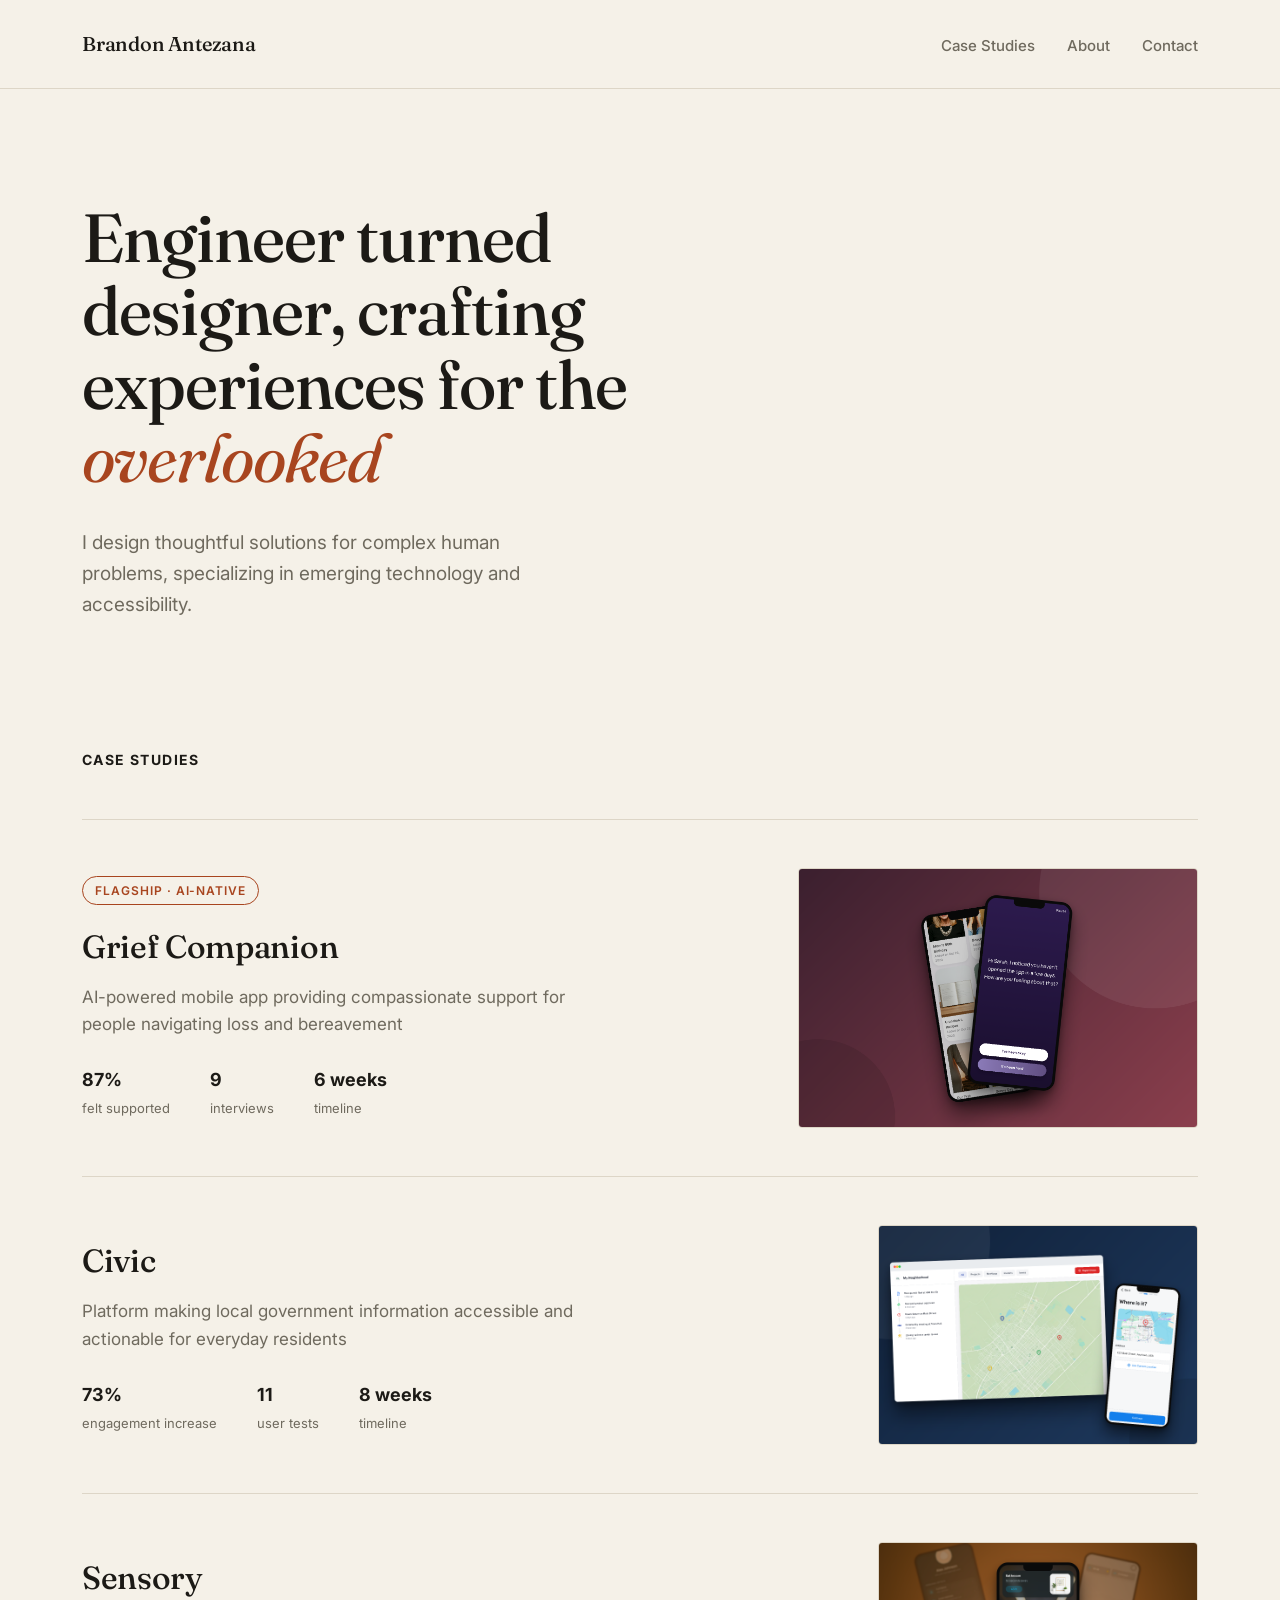
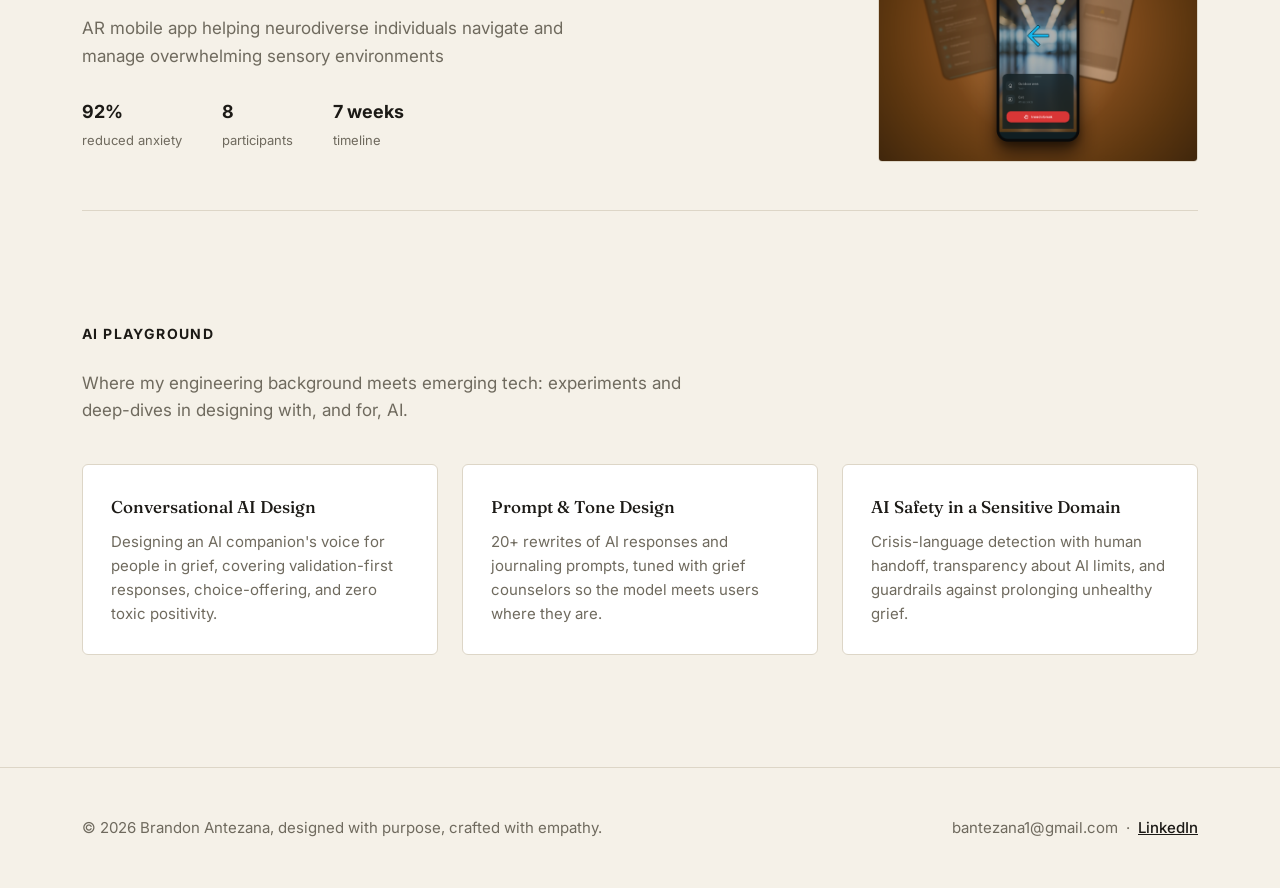
<file: index.html>
<!DOCTYPE html>
<html lang="en">
<head>
    <meta charset="UTF-8">
    <meta name="viewport" content="width=device-width, initial-scale=1.0">
    <title>Brandon Antezana | Product Designer</title>
    <link rel="stylesheet" href="style-home.css">
    <link rel="preconnect" href="https://fonts.googleapis.com">
    <link rel="preconnect" href="https://fonts.gstatic.com" crossorigin>
    <link href="https://fonts.googleapis.com/css2?family=Fraunces:ital,opsz,wght@0,9..144,400;0,9..144,500;0,9..144,600;1,9..144,400&family=Inter:wght@400;500;600;700&display=swap" rel="stylesheet">
</head>
<body>
    <nav>
        <div class="container">
            <div class="nav-content">
                <a href="index.html" class="logo">Brandon Antezana</a>
                <ul class="nav-links">
                    <li><a href="#work">Case Studies</a></li>
                    <li><a href="about.html">About</a></li>
                    <li><a href="contact.html">Contact</a></li>
                </ul>
            </div>
        </div>
    </nav>

    <section class="hero">
        <div class="container">
            <h1>Engineer turned designer, crafting experiences for the <em>overlooked</em></h1>
            <p class="subtitle">I design thoughtful solutions for complex human problems, specializing in emerging technology and accessibility.</p>
        </div>
    </section>

    <section id="work" class="container">
        <div class="section-label">Case Studies</div>

        <a href="grief-companion.html" class="project-row featured">
            <div>
                <span class="featured-badge">Flagship · AI-Native</span>
                <h3 class="project-title">Grief Companion</h3>
                <p class="project-subtitle">AI-powered mobile app providing compassionate support for people navigating loss and bereavement</p>
                <div class="project-stats">
                    <div class="stat">
                        <strong>87%</strong>
                        <span>felt supported</span>
                    </div>
                    <div class="stat">
                        <strong>9</strong>
                        <span>interviews</span>
                    </div>
                    <div class="stat">
                        <strong>6 weeks</strong>
                        <span>timeline</span>
                    </div>
                </div>
            </div>
            <div class="project-image">
                <img src="images/GriefCompanion-hero-v3.png" alt="Grief Companion app screenshot">
            </div>
        </a>

        <a href="civic.html" class="project-row">
            <div>
                <h3 class="project-title">Civic</h3>
                <p class="project-subtitle">Platform making local government information accessible and actionable for everyday residents</p>
                <div class="project-stats">
                    <div class="stat">
                        <strong>73%</strong>
                        <span>engagement increase</span>
                    </div>
                    <div class="stat">
                        <strong>11</strong>
                        <span>user tests</span>
                    </div>
                    <div class="stat">
                        <strong>8 weeks</strong>
                        <span>timeline</span>
                    </div>
                </div>
            </div>
            <div class="project-image">
                <img src="images/Civic-hero-v3.png" alt="Civic app screenshot">
            </div>
        </a>

        <a href="sensory.html" class="project-row">
            <div>
                <h3 class="project-title">Sensory</h3>
                <p class="project-subtitle">AR mobile app helping neurodiverse individuals navigate and manage overwhelming sensory environments</p>
                <div class="project-stats">
                    <div class="stat">
                        <strong>92%</strong>
                        <span>reduced anxiety</span>
                    </div>
                    <div class="stat">
                        <strong>8</strong>
                        <span>participants</span>
                    </div>
                    <div class="stat">
                        <strong>7 weeks</strong>
                        <span>timeline</span>
                    </div>
                </div>
            </div>
            <div class="project-image">
                <img src="images/Sensory-hero-v3.png" alt="Sensory app illustration">
            </div>
        </a>
    </section>

    <section id="ai-playground" class="container ai-playground">
        <div class="section-label">AI Playground</div>
        <p class="playground-intro">Where my engineering background meets emerging tech: experiments and deep-dives in designing with, and for, AI.</p>
        <div class="playground-grid">
            <a href="grief-companion.html" class="playground-card">
                <span class="playground-tag">Conversational AI Design</span>
                <p>Designing an AI companion's voice for people in grief, covering validation-first responses, choice-offering, and zero toxic positivity.</p>
            </a>
            <a href="grief-companion.html" class="playground-card">
                <span class="playground-tag">Prompt &amp; Tone Design</span>
                <p>20+ rewrites of AI responses and journaling prompts, tuned with grief counselors so the model meets users where they are.</p>
            </a>
            <a href="grief-companion.html" class="playground-card">
                <span class="playground-tag">AI Safety in a Sensitive Domain</span>
                <p>Crisis-language detection with human handoff, transparency about AI limits, and guardrails against prolonging unhealthy grief.</p>
            </a>
        </div>
    </section>

    <footer>
        <div class="container">
            <p>© 2026 Brandon Antezana, designed with purpose, crafted with empathy.</p>
            <p>bantezana1@gmail.com &nbsp;·&nbsp; <a href="https://www.linkedin.com/in/brandon-a-775408137">LinkedIn</a></p>
        </div>
    </footer>
</body>
</html>
</file>
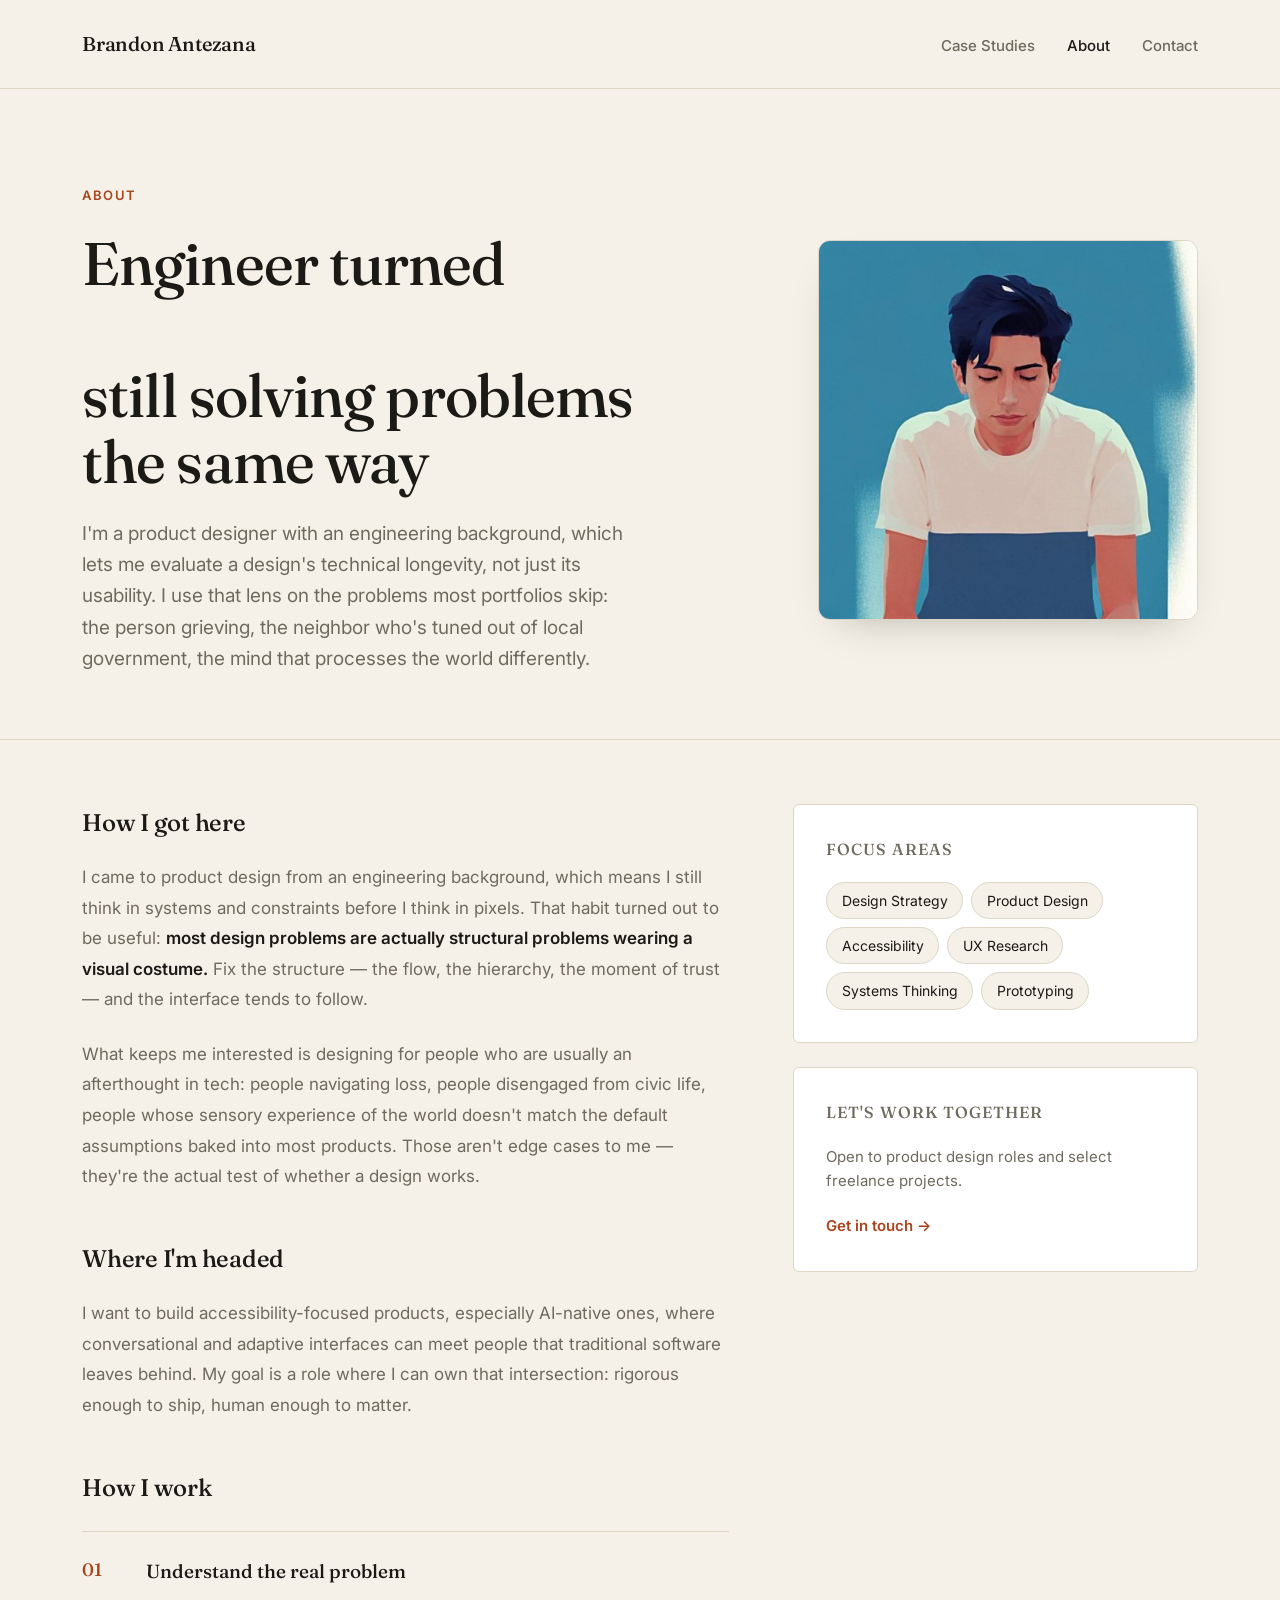
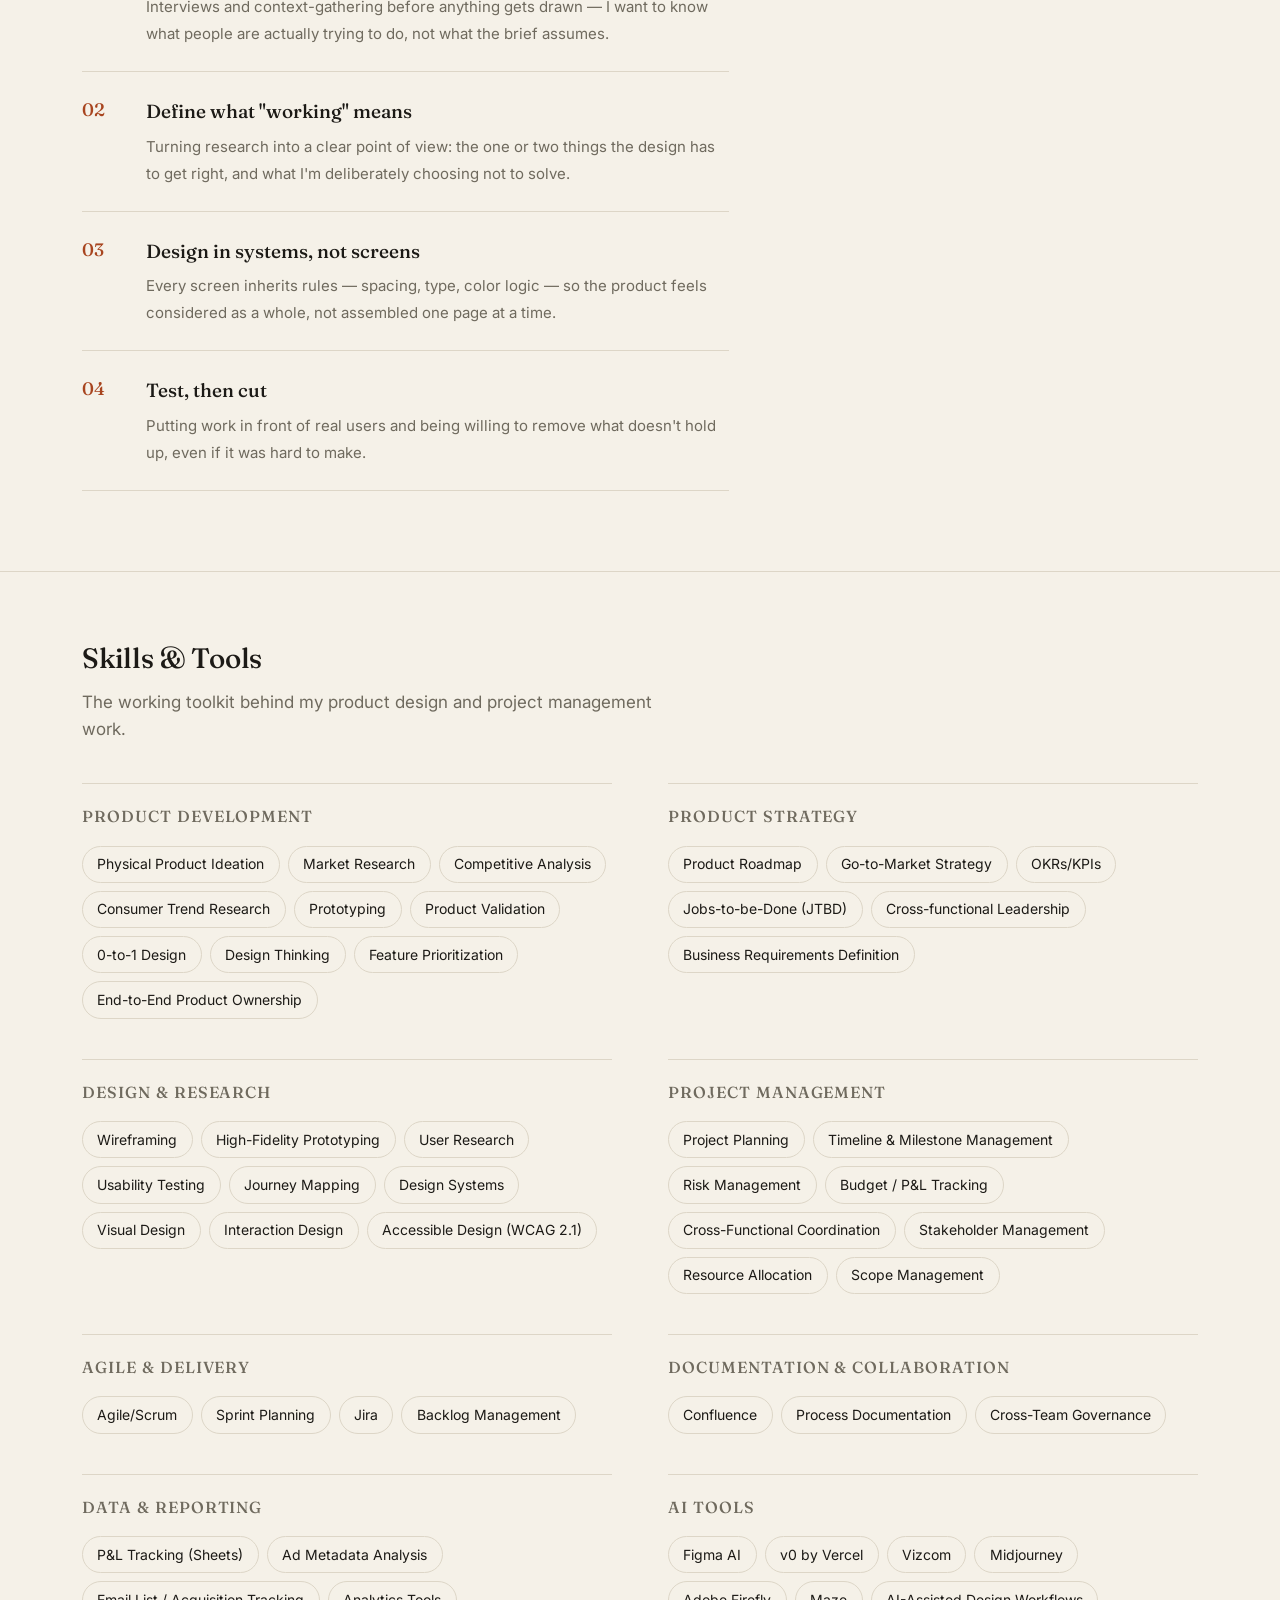
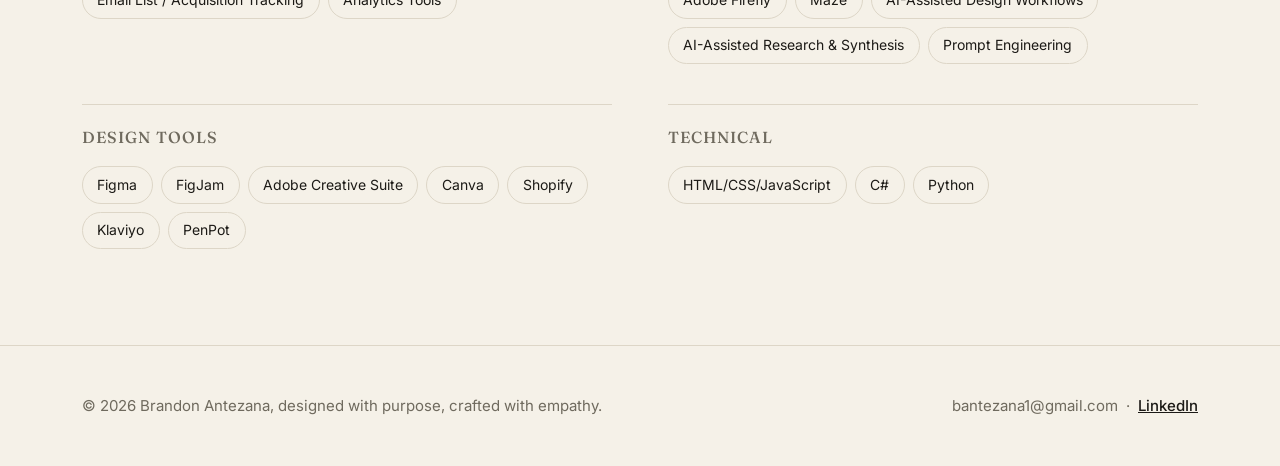
<file: about.html>
<!DOCTYPE html>
<html lang="en">
<head>
    <meta charset="UTF-8">
    <meta name="viewport" content="width=device-width, initial-scale=1.0">
    <title>About | Brandon Antezana</title>
    <link rel="stylesheet" href="style-pages.css">
    <link rel="preconnect" href="https://fonts.googleapis.com">
    <link rel="preconnect" href="https://fonts.gstatic.com" crossorigin>
    <link href="https://fonts.googleapis.com/css2?family=Fraunces:ital,opsz,wght@0,9..144,400;0,9..144,500;0,9..144,600;1,9..144,400&family=Inter:wght@400;500;600;700&display=swap" rel="stylesheet">
</head>
<body>
    <nav>
        <div class="container">
            <div class="nav-content">
                <a href="index.html" class="logo">Brandon Antezana</a>
                <ul class="nav-links">
                    <li><a href="index.html#work">Case Studies</a></li>
                    <li><a href="about.html" aria-current="page">About</a></li>
                    <li><a href="contact.html">Contact</a></li>
                </ul>
            </div>
        </div>
    </nav>

    <section class="page-hero">
        <div class="container page-hero-grid">
            <div>
                <span class="eyebrow">About</span>
                <h1 class="about-headline">
                    <span class="line">Engineer turned</span>
                    <span class="line rotator"><span class="rotator-word">Product Developer</span></span>
                    <span class="line">still solving problems the same way</span>
                </h1>
                <p class="subtitle">I'm a product designer with an engineering background, which lets me evaluate a design's technical longevity, not just its usability. I use that lens on the problems most portfolios skip: the person grieving, the neighbor who's tuned out of local government, the mind that processes the world differently.</p>
            </div>
            <figure class="about-portrait">
                <img src="images/ProfilePicture.jpg" alt="Illustrated portrait of Brandon Antezana">
            </figure>
        </div>
    </section>

    <section class="about-body">
        <div class="container">
            <div class="about-grid">
                <div class="about-copy">
                    <h2>How I got here</h2>
                    <p>I came to product design from an engineering background, which means I still think in systems and constraints before I think in pixels. That habit turned out to be useful: <strong>most design problems are actually structural problems wearing a visual costume.</strong> Fix the structure — the flow, the hierarchy, the moment of trust — and the interface tends to follow.</p>
                    <p>What keeps me interested is designing for people who are usually an afterthought in tech: people navigating loss, people disengaged from civic life, people whose sensory experience of the world doesn't match the default assumptions baked into most products. Those aren't edge cases to me — they're the actual test of whether a design works.</p>

                    <h2>Where I'm headed</h2>
                    <p>I want to build accessibility-focused products, especially AI-native ones, where conversational and adaptive interfaces can meet people that traditional software leaves behind. My goal is a role where I can own that intersection: rigorous enough to ship, human enough to matter.</p>

                    <h2>How I work</h2>
                    <ol class="process-list">
                        <li>
                            <div>
                                <h3>Understand the real problem</h3>
                                <p>Interviews and context-gathering before anything gets drawn — I want to know what people are actually trying to do, not what the brief assumes.</p>
                            </div>
                        </li>
                        <li>
                            <div>
                                <h3>Define what "working" means</h3>
                                <p>Turning research into a clear point of view: the one or two things the design has to get right, and what I'm deliberately choosing not to solve.</p>
                            </div>
                        </li>
                        <li>
                            <div>
                                <h3>Design in systems, not screens</h3>
                                <p>Every screen inherits rules — spacing, type, color logic — so the product feels considered as a whole, not assembled one page at a time.</p>
                            </div>
                        </li>
                        <li>
                            <div>
                                <h3>Test, then cut</h3>
                                <p>Putting work in front of real users and being willing to remove what doesn't hold up, even if it was hard to make.</p>
                            </div>
                        </li>
                    </ol>
                </div>

                <aside class="about-sidebar">
                    <div class="sidebar-card">
                        <h3>Focus Areas</h3>
                        <div class="tag-list">
                            <span class="tag">Design Strategy</span>
                            <span class="tag">Product Design</span>
                            <span class="tag">Accessibility</span>
                            <span class="tag">UX Research</span>
                            <span class="tag">Systems Thinking</span>
                            <span class="tag">Prototyping</span>
                        </div>
                    </div>
                    <div class="sidebar-card">
                        <h3>Let's work together</h3>
                        <p style="font-size:0.9375rem;color:var(--muted);margin-bottom:1.25rem;">Open to product design roles and select freelance projects.</p>
                        <a href="contact.html" class="cta-link">Get in touch →</a>
                    </div>
                </aside>
            </div>
        </div>
    </section>

    <section class="skills-body">
        <div class="container">
            <h2>Skills &amp; Tools</h2>
            <p class="skills-intro">The working toolkit behind my product design and project management work.</p>

            <div class="skills-grid">
                <div class="skill-group">
                    <h3>Product Development</h3>
                    <div class="tag-list">
                        <span class="tag">Physical Product Ideation</span>
                        <span class="tag">Market Research</span>
                        <span class="tag">Competitive Analysis</span>
                        <span class="tag">Consumer Trend Research</span>
                        <span class="tag">Prototyping</span>
                        <span class="tag">Product Validation</span>
                        <span class="tag">0-to-1 Design</span>
                        <span class="tag">Design Thinking</span>
                        <span class="tag">Feature Prioritization</span>
                        <span class="tag">End-to-End Product Ownership</span>
                    </div>
                </div>

                <div class="skill-group">
                    <h3>Product Strategy</h3>
                    <div class="tag-list">
                        <span class="tag">Product Roadmap</span>
                        <span class="tag">Go-to-Market Strategy</span>
                        <span class="tag">OKRs/KPIs</span>
                        <span class="tag">Jobs-to-be-Done (JTBD)</span>
                        <span class="tag">Cross-functional Leadership</span>
                        <span class="tag">Business Requirements Definition</span>
                    </div>
                </div>

                <div class="skill-group">
                    <h3>Design &amp; Research</h3>
                    <div class="tag-list">
                        <span class="tag">Wireframing</span>
                        <span class="tag">High-Fidelity Prototyping</span>
                        <span class="tag">User Research</span>
                        <span class="tag">Usability Testing</span>
                        <span class="tag">Journey Mapping</span>
                        <span class="tag">Design Systems</span>
                        <span class="tag">Visual Design</span>
                        <span class="tag">Interaction Design</span>
                        <span class="tag">Accessible Design (WCAG 2.1)</span>
                    </div>
                </div>

                <div class="skill-group">
                    <h3>Project Management</h3>
                    <div class="tag-list">
                        <span class="tag">Project Planning</span>
                        <span class="tag">Timeline &amp; Milestone Management</span>
                        <span class="tag">Risk Management</span>
                        <span class="tag">Budget / P&amp;L Tracking</span>
                        <span class="tag">Cross-Functional Coordination</span>
                        <span class="tag">Stakeholder Management</span>
                        <span class="tag">Resource Allocation</span>
                        <span class="tag">Scope Management</span>
                    </div>
                </div>

                <div class="skill-group">
                    <h3>Agile &amp; Delivery</h3>
                    <div class="tag-list">
                        <span class="tag">Agile/Scrum</span>
                        <span class="tag">Sprint Planning</span>
                        <span class="tag">Jira</span>
                        <span class="tag">Backlog Management</span>
                    </div>
                </div>

                <div class="skill-group">
                    <h3>Documentation &amp; Collaboration</h3>
                    <div class="tag-list">
                        <span class="tag">Confluence</span>
                        <span class="tag">Process Documentation</span>
                        <span class="tag">Cross-Team Governance</span>
                    </div>
                </div>

                <div class="skill-group">
                    <h3>Data &amp; Reporting</h3>
                    <div class="tag-list">
                        <span class="tag">P&amp;L Tracking (Sheets)</span>
                        <span class="tag">Ad Metadata Analysis</span>
                        <span class="tag">Email List / Acquisition Tracking</span>
                        <span class="tag">Analytics Tools</span>
                    </div>
                </div>

                <div class="skill-group">
                    <h3>AI Tools</h3>
                    <div class="tag-list">
                        <span class="tag">Figma AI</span>
                        <span class="tag">v0 by Vercel</span>
                        <span class="tag">Vizcom</span>
                        <span class="tag">Midjourney</span>
                        <span class="tag">Adobe Firefly</span>
                        <span class="tag">Maze</span>
                        <span class="tag">AI-Assisted Design Workflows</span>
                        <span class="tag">AI-Assisted Research &amp; Synthesis</span>
                        <span class="tag">Prompt Engineering</span>
                    </div>
                </div>

                <div class="skill-group">
                    <h3>Design Tools</h3>
                    <div class="tag-list">
                        <span class="tag">Figma</span>
                        <span class="tag">FigJam</span>
                        <span class="tag">Adobe Creative Suite</span>
                        <span class="tag">Canva</span>
                        <span class="tag">Shopify</span>
                        <span class="tag">Klaviyo</span>
                        <span class="tag">PenPot</span>
                    </div>
                </div>

                <div class="skill-group">
                    <h3>Technical</h3>
                    <div class="tag-list">
                        <span class="tag">HTML/CSS/JavaScript</span>
                        <span class="tag">C#</span>
                        <span class="tag">Python</span>
                    </div>
                </div>
            </div>
        </div>
    </section>

    <footer>
        <div class="container">
            <p>© 2026 Brandon Antezana, designed with purpose, crafted with empathy.</p>
            <p>bantezana1@gmail.com &nbsp;·&nbsp; <a href="https://www.linkedin.com/in/brandon-a-775408137">LinkedIn</a></p>
        </div>
    </footer>

    <script>
        (function () {
            const titles = ['Product Developer', 'UI/UX Designer', 'Design Strategist', 'Creative Leader', 'Project Manager', 'Problem Solver'];
            const HOLD_MS = 2000;
            const SWAP_MS = 300;
            const word = document.querySelector('.rotator-word');
            const reduceMotion = window.matchMedia('(prefers-reduced-motion: reduce)').matches;
            let i = 0;

            function next() {
                i = (i + 1) % titles.length;
                if (reduceMotion) {
                    word.textContent = titles[i];
                    return;
                }
                word.classList.add('is-leaving');
                setTimeout(() => {
                    word.textContent = titles[i];
                    word.classList.remove('is-leaving');
                    word.classList.add('is-entering');
                    requestAnimationFrame(() => {
                        requestAnimationFrame(() => word.classList.remove('is-entering'));
                    });
                }, SWAP_MS);
            }

            setInterval(next, HOLD_MS);
        })();
    </script>
</body>
</html>
</file>
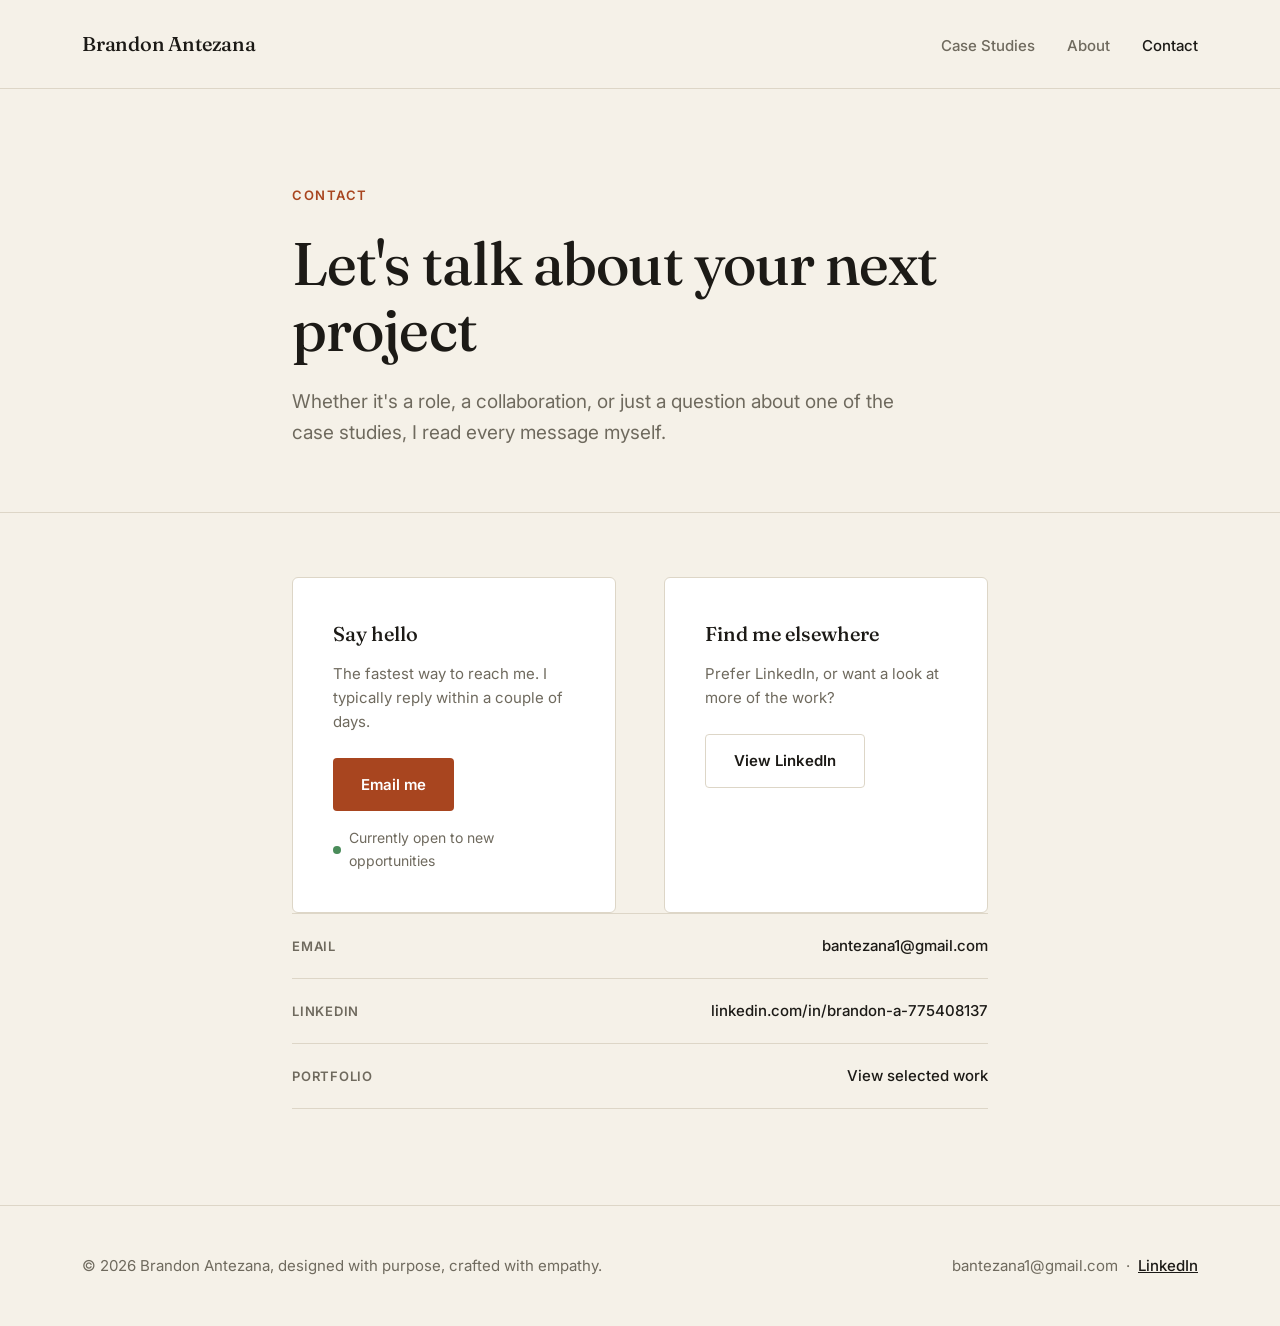
<file: contact.html>
<!DOCTYPE html>
<html lang="en">
<head>
    <meta charset="UTF-8">
    <meta name="viewport" content="width=device-width, initial-scale=1.0">
    <title>Contact | Brandon Antezana</title>
    <link rel="stylesheet" href="style-pages.css">
    <link rel="preconnect" href="https://fonts.googleapis.com">
    <link rel="preconnect" href="https://fonts.gstatic.com" crossorigin>
    <link href="https://fonts.googleapis.com/css2?family=Fraunces:ital,opsz,wght@0,9..144,400;0,9..144,500;0,9..144,600;1,9..144,400&family=Inter:wght@400;500;600;700&display=swap" rel="stylesheet">
</head>
<body>
    <nav>
        <div class="container">
            <div class="nav-content">
                <a href="index.html" class="logo">Brandon Antezana</a>
                <ul class="nav-links">
                    <li><a href="index.html#work">Case Studies</a></li>
                    <li><a href="about.html">About</a></li>
                    <li><a href="contact.html" aria-current="page">Contact</a></li>
                </ul>
            </div>
        </div>
    </nav>

    <section class="page-hero">
        <div class="container-narrow">
            <span class="eyebrow">Contact</span>
            <h1>Let's talk about your next project</h1>
            <p class="subtitle">Whether it's a role, a collaboration, or just a question about one of the case studies, I read every message myself.</p>
        </div>
    </section>

    <section class="contact-body">
        <div class="container-narrow">
            <div class="contact-grid">
                <div class="contact-card">
                    <h3>Say hello</h3>
                    <p>The fastest way to reach me. I typically reply within a couple of days.</p>
                    <a href="mailto:bantezana1@gmail.com" class="btn-primary">Email me</a>
                    <div class="availability">Currently open to new opportunities</div>
                </div>

                <div class="contact-card">
                    <h3>Find me elsewhere</h3>
                    <p>Prefer LinkedIn, or want a look at more of the work?</p>
                    <a href="https://www.linkedin.com/in/brandon-a-775408137" class="btn-secondary">View LinkedIn</a>
                </div>
            </div>

            <ul class="contact-list">
                <li>
                    <strong>Email</strong>
                    <a href="mailto:bantezana1@gmail.com">bantezana1@gmail.com</a>
                </li>
                <li>
                    <strong>LinkedIn</strong>
                    <a href="https://www.linkedin.com/in/brandon-a-775408137">linkedin.com/in/brandon-a-775408137</a>
                </li>
                <li>
                    <strong>Portfolio</strong>
                    <a href="index.html">View selected work</a>
                </li>
            </ul>
        </div>
    </section>

    <footer>
        <div class="container">
            <p>© 2026 Brandon Antezana, designed with purpose, crafted with empathy.</p>
            <p>bantezana1@gmail.com &nbsp;·&nbsp; <a href="https://www.linkedin.com/in/brandon-a-775408137">LinkedIn</a></p>
        </div>
    </footer>
</body>
</html>
</file>
<file: style-home.css>
/* Homepage — editorial redesign */

* {
    margin: 0;
    padding: 0;
    box-sizing: border-box;
}

:root {
    --bg: #f5f1e8;
    --ink: #1c1a16;
    --muted: #6f6a5e;
    --accent: #a8451f;
    --line: #ddd6c7;
    --paper-raise: #ffffff;
}

body {
    font-family: 'Inter', -apple-system, BlinkMacSystemFont, 'Segoe UI', sans-serif;
    color: var(--ink);
    background: var(--bg);
    line-height: 1.6;
}

.container {
    max-width: 1180px;
    margin: 0 auto;
    padding: 0 2rem;
}

/* Nav */
nav {
    padding: 1.75rem 0;
    border-bottom: 1px solid var(--line);
}

.nav-content {
    display: flex;
    justify-content: space-between;
    align-items: baseline;
}

.logo {
    font-family: 'Fraunces', serif;
    font-size: 1.25rem;
    font-weight: 500;
    color: var(--ink);
    text-decoration: none;
    letter-spacing: -0.01em;
}

.nav-links {
    display: flex;
    gap: 2rem;
    list-style: none;
}

.nav-links a {
    color: var(--muted);
    text-decoration: none;
    font-size: 0.9375rem;
    font-weight: 500;
    transition: color 0.2s;
}

.nav-links a:hover {
    color: var(--ink);
}

/* Hero */
.hero {
    padding: 7rem 0 6rem;
}

.eyebrow {
    display: block;
    font-size: 0.8125rem;
    font-weight: 600;
    letter-spacing: 0.12em;
    text-transform: uppercase;
    color: var(--accent);
    margin-bottom: 1.75rem;
}

.hero h1 {
    font-family: 'Fraunces', serif;
    font-size: clamp(2.5rem, 5.5vw, 4.25rem);
    font-weight: 480;
    line-height: 1.08;
    letter-spacing: -0.015em;
    max-width: 16ch;
    margin-bottom: 2rem;
    color: var(--ink);
}

.hero h1 em {
    font-style: italic;
    font-weight: 400;
    color: var(--accent);
}

.hero .subtitle {
    font-size: 1.1875rem;
    color: var(--muted);
    max-width: 42ch;
    line-height: 1.65;
}

.hero-grid {
    display: grid;
    grid-template-columns: 1.05fr 0.95fr;
    gap: 4rem;
    align-items: center;
}

.hero-visual {
    margin: 0;
}

.hero-visual img {
    width: 100%;
    display: block;
    border-radius: 8px;
    border: 1px solid var(--line);
    box-shadow: 0 18px 40px -24px rgba(28, 26, 22, 0.35);
}

.hero-visual figcaption {
    margin-top: 0.75rem;
    font-size: 0.8125rem;
    color: var(--muted);
    font-weight: 500;
}

/* Work section */
#work {
    padding-top: 2rem;
    padding-bottom: 7rem;
}

.section-label {
    margin-bottom: 3rem;
    color: var(--ink);
    font-size: 0.875rem;
    font-weight: 700;
    letter-spacing: 0.1em;
    text-transform: uppercase;
}

.project-row {
    display: grid;
    grid-template-columns: 1fr 320px;
    gap: 3.5rem;
    align-items: center;
    padding: 3rem 0;
    border-top: 1px solid var(--line);
    text-decoration: none;
    color: inherit;
}

.project-row:last-child {
    border-bottom: 1px solid var(--line);
}

.featured-badge {
    display: inline-block;
    font-size: 0.75rem;
    font-weight: 600;
    letter-spacing: 0.08em;
    text-transform: uppercase;
    color: var(--accent);
    border: 1px solid var(--accent);
    border-radius: 20px;
    padding: 0.25rem 0.75rem;
    margin-bottom: 1rem;
}

.project-row.featured {
    grid-template-columns: 1fr 400px;
}

.project-row.featured .project-image {
    width: 400px;
    height: 260px;
}

.project-title {
    font-family: 'Fraunces', serif;
    font-size: 2rem;
    font-weight: 500;
    letter-spacing: -0.01em;
    margin-bottom: 0.75rem;
    color: var(--ink);
    transition: color 0.2s;
}

.project-row:hover .project-title {
    color: var(--accent);
}

.project-subtitle {
    font-size: 1.0625rem;
    color: var(--muted);
    max-width: 46ch;
    margin-bottom: 1.75rem;
}

.project-stats {
    display: flex;
    gap: 2.5rem;
}

.stat strong {
    display: block;
    font-size: 1.125rem;
    font-weight: 700;
    color: var(--ink);
}

.stat span {
    font-size: 0.8125rem;
    color: var(--muted);
}

.project-image {
    width: 320px;
    height: 220px;
    border-radius: 4px;
    overflow: hidden;
    background: var(--paper-raise);
    border: 1px solid var(--line);
    position: relative;
}

.project-image img {
    width: 100%;
    height: 100%;
    object-fit: cover;
    transition: transform 0.5s cubic-bezier(0.16, 1, 0.3, 1);
}

.project-row:hover .project-image img {
    transform: scale(1.04);
}

.project-image.contain img {
    object-fit: contain;
    padding: 0.75rem;
}

/* AI Playground */
.ai-playground {
    padding-bottom: 7rem;
}

.playground-intro {
    color: var(--muted);
    font-size: 1.0625rem;
    max-width: 56ch;
    margin: -1.5rem 0 2.5rem;
}

.playground-grid {
    display: grid;
    grid-template-columns: repeat(3, 1fr);
    gap: 1.5rem;
}

.playground-card {
    display: block;
    background: var(--paper-raise);
    border: 1px solid var(--line);
    border-radius: 6px;
    padding: 1.75rem;
    text-decoration: none;
    color: inherit;
    transition: border-color 0.2s, transform 0.2s;
}

.playground-card:hover {
    border-color: var(--accent);
    transform: translateY(-2px);
}

.playground-tag {
    display: block;
    font-family: 'Fraunces', serif;
    font-size: 1.0625rem;
    font-weight: 500;
    color: var(--ink);
    margin-bottom: 0.6rem;
}

.playground-card p {
    font-size: 0.9375rem;
    color: var(--muted);
    line-height: 1.6;
}

/* Footer */
footer {
    border-top: 1px solid var(--line);
    padding: 3rem 0;
}

footer .container {
    display: flex;
    justify-content: space-between;
    align-items: center;
    flex-wrap: wrap;
    gap: 1rem;
}

footer p {
    color: var(--muted);
    font-size: 0.9375rem;
}

footer a {
    color: var(--ink);
    font-weight: 500;
}

/* Responsive */
@media (max-width: 800px) {
    .hero-grid {
        grid-template-columns: 1fr;
        gap: 2.5rem;
    }

    .hero {
        padding: 4rem 0 4.5rem;
    }

    .project-row,
    .project-row.featured {
        grid-template-columns: 1fr;
        gap: 1.5rem;
    }

    .project-image,
    .project-row.featured .project-image {
        width: 100%;
        order: -1;
    }

    .playground-grid {
        grid-template-columns: 1fr;
    }

    .nav-links {
        gap: 1.25rem;
    }

    footer .container {
        flex-direction: column;
        align-items: flex-start;
    }
}

@media (max-width: 420px) {
    .nav-links {
        gap: 0.85rem;
    }

    .nav-links a {
        font-size: 0.875rem;
    }
}
</file>
<file: style-pages.css>
/* Shared pages — About, Contact, Brand — same editorial system as home */

* {
    margin: 0;
    padding: 0;
    box-sizing: border-box;
}

:root {
    --bg: #f5f1e8;
    --ink: #1c1a16;
    --muted: #6f6a5e;
    --accent: #a8451f;
    --line: #ddd6c7;
    --paper-raise: #ffffff;
}

body {
    font-family: 'Inter', -apple-system, BlinkMacSystemFont, 'Segoe UI', sans-serif;
    color: var(--ink);
    background: var(--bg);
    line-height: 1.6;
}

.container {
    max-width: 1180px;
    margin: 0 auto;
    padding: 0 2rem;
}

.container-narrow {
    max-width: 760px;
    margin: 0 auto;
    padding: 0 2rem;
}

/* Nav (shared markup with home/case-study pages) */
nav {
    padding: 1.75rem 0;
    border-bottom: 1px solid var(--line);
}

.nav-content {
    display: flex;
    justify-content: space-between;
    align-items: baseline;
}

.logo {
    font-family: 'Fraunces', serif;
    font-size: 1.25rem;
    font-weight: 500;
    color: var(--ink);
    text-decoration: none;
    letter-spacing: -0.01em;
}

.nav-links {
    display: flex;
    gap: 2rem;
    list-style: none;
}

.nav-links a {
    color: var(--muted);
    text-decoration: none;
    font-size: 0.9375rem;
    font-weight: 500;
    transition: color 0.2s;
}

.nav-links a:hover,
.nav-links a[aria-current="page"] {
    color: var(--ink);
}

/* Page hero (About / Contact) */
.page-hero {
    padding: 6rem 0 4rem;
    border-bottom: 1px solid var(--line);
}

.page-hero .eyebrow {
    display: block;
    font-size: 0.8125rem;
    font-weight: 600;
    letter-spacing: 0.12em;
    text-transform: uppercase;
    color: var(--accent);
    margin-bottom: 1.5rem;
}

.page-hero h1 {
    font-family: 'Fraunces', serif;
    font-size: clamp(2.25rem, 5.5vw, 3.75rem);
    font-weight: 480;
    line-height: 1.1;
    letter-spacing: -0.015em;
    max-width: 20ch;
    margin-bottom: 1.5rem;
    color: var(--ink);
}

.page-hero .subtitle {
    font-size: 1.1875rem;
    color: var(--muted);
    max-width: 52ch;
    line-height: 1.65;
}

/* About hero: text + portrait, two static columns */
.page-hero-grid {
    display: grid;
    grid-template-columns: 1.15fr 1fr;
    gap: 4.5rem;
    align-items: center;
}

.about-portrait {
    margin: 0;
}

.about-portrait img {
    width: 100%;
    max-width: 380px;
    display: block;
    margin-left: auto;
    border-radius: 12px;
    border: 1px solid var(--line);
    box-shadow: 0 18px 40px -24px rgba(28, 26, 22, 0.35);
}

/* Rotating job title in the About headline.
   Each headline segment is its own line; the rotating title owns the
   middle line entirely, so width changes never reflow the sentence. */
.about-headline .line {
    display: block;
}

.rotator {
    overflow: hidden;
    white-space: nowrap;
    /* room for descenders (j, g) so they don't get clipped */
    padding-bottom: 0.12em;
    margin-bottom: -0.12em;
}

.rotator-word {
    display: inline-block;
    font-style: italic;
    font-weight: 400;
    color: var(--accent);
    transition: opacity 0.3s ease, transform 0.3s ease;
}

.rotator-word.is-leaving {
    opacity: 0;
    transform: translateY(0.6em);
}

.rotator-word.is-entering {
    opacity: 0;
    transform: translateY(-0.6em);
    transition: none;
}

/* About page */
.about-body {
    padding: 4rem 0 5rem;
}

.about-grid {
    display: grid;
    grid-template-columns: 1.6fr 1fr;
    gap: 4rem;
}

.about-copy p {
    font-size: 1.0625rem;
    color: var(--muted);
    line-height: 1.8;
    margin-bottom: 1.5rem;
}

.about-copy p strong {
    color: var(--ink);
    font-weight: 600;
}

.about-copy h2 {
    font-family: 'Fraunces', serif;
    font-weight: 500;
    font-size: 1.5rem;
    letter-spacing: -0.01em;
    color: var(--ink);
    margin: 3rem 0 1.25rem;
}

.about-copy h2:first-child {
    margin-top: 0;
}

.process-list {
    list-style: none;
    counter-reset: process;
    margin-top: 1.5rem;
}

.process-list li {
    counter-increment: process;
    padding: 1.5rem 0;
    border-top: 1px solid var(--line);
    display: grid;
    grid-template-columns: 3rem 1fr;
    gap: 1rem;
}

.process-list li:last-child {
    border-bottom: 1px solid var(--line);
}

.process-list li::before {
    content: counter(process, decimal-leading-zero);
    font-family: 'Fraunces', serif;
    font-size: 1.125rem;
    color: var(--accent);
    font-weight: 500;
}

.process-list h3 {
    font-family: 'Fraunces', serif;
    font-weight: 500;
    font-size: 1.1875rem;
    color: var(--ink);
    margin-bottom: 0.4rem;
}

.process-list p {
    font-size: 0.9375rem;
    color: var(--muted);
    margin: 0;
}

.about-sidebar {
    align-self: start;
    position: sticky;
    top: 2rem;
}

.sidebar-card {
    background: var(--paper-raise);
    border: 1px solid var(--line);
    border-radius: 6px;
    padding: 2rem;
    margin-bottom: 1.5rem;
}

.sidebar-card h3 {
    font-family: 'Fraunces', serif;
    font-weight: 500;
    font-size: 1rem;
    text-transform: uppercase;
    letter-spacing: 0.06em;
    color: var(--muted);
    margin-bottom: 1.25rem;
}

.tag-list {
    display: flex;
    flex-wrap: wrap;
    gap: 0.5rem;
}

.tag {
    font-size: 0.875rem;
    color: var(--ink);
    background: var(--bg);
    border: 1px solid var(--line);
    border-radius: 100px;
    padding: 0.4rem 0.9rem;
}

.about-sidebar .cta-link {
    display: inline-block;
    font-size: 0.9375rem;
    font-weight: 600;
    color: var(--accent);
    text-decoration: none;
}

.about-sidebar .cta-link:hover {
    text-decoration: underline;
}

/* Skills & Tools section (About) */
.skills-body {
    padding: 4rem 0 6rem;
    border-top: 1px solid var(--line);
}

.skills-body h2 {
    font-family: 'Fraunces', serif;
    font-weight: 500;
    font-size: 1.75rem;
    letter-spacing: -0.01em;
    color: var(--ink);
    margin-bottom: 0.5rem;
}

.skills-intro {
    color: var(--muted);
    font-size: 1.0625rem;
    max-width: 56ch;
    margin-bottom: 2.5rem;
}

.skills-grid {
    display: grid;
    grid-template-columns: repeat(2, 1fr);
    gap: 2.5rem 3.5rem;
}

.skill-group h3 {
    font-family: 'Fraunces', serif;
    font-weight: 500;
    font-size: 1rem;
    text-transform: uppercase;
    letter-spacing: 0.06em;
    color: var(--muted);
    margin-bottom: 1rem;
    padding-top: 1.25rem;
    border-top: 1px solid var(--line);
}

/* Contact page */
.contact-body {
    padding: 4rem 0 6rem;
}

.contact-grid {
    display: grid;
    grid-template-columns: 1fr 1fr;
    gap: 3rem;
}

.contact-card {
    background: var(--paper-raise);
    border: 1px solid var(--line);
    border-radius: 6px;
    padding: 2.5rem;
}

.contact-card h3 {
    font-family: 'Fraunces', serif;
    font-weight: 500;
    font-size: 1.25rem;
    color: var(--ink);
    margin-bottom: 0.75rem;
}

.contact-card p {
    color: var(--muted);
    font-size: 0.9375rem;
    margin-bottom: 1.5rem;
    line-height: 1.6;
}

.btn-primary {
    display: inline-block;
    background: var(--accent);
    color: #fff;
    text-decoration: none;
    font-weight: 600;
    font-size: 0.9375rem;
    padding: 0.9rem 1.75rem;
    border-radius: 4px;
    transition: opacity 0.2s;
}

.btn-primary:hover {
    opacity: 0.88;
}

.btn-secondary {
    display: inline-block;
    background: transparent;
    color: var(--ink);
    text-decoration: none;
    font-weight: 600;
    font-size: 0.9375rem;
    padding: 0.85rem 1.75rem;
    border-radius: 4px;
    border: 1px solid var(--line);
    transition: border-color 0.2s;
}

.btn-secondary:hover {
    border-color: var(--ink);
}

.contact-list {
    list-style: none;
}

.contact-list li {
    padding: 1.25rem 0;
    border-top: 1px solid var(--line);
    display: flex;
    justify-content: space-between;
    align-items: center;
    gap: 1rem;
}

.contact-list li:last-child {
    border-bottom: 1px solid var(--line);
}

.contact-list strong {
    font-size: 0.8125rem;
    text-transform: uppercase;
    letter-spacing: 0.06em;
    color: var(--muted);
    font-weight: 600;
}

.contact-list a {
    color: var(--ink);
    font-weight: 500;
    text-decoration: none;
    font-size: 0.9375rem;
}

.contact-list a:hover {
    color: var(--accent);
}

.availability {
    display: inline-flex;
    align-items: center;
    gap: 0.5rem;
    font-size: 0.875rem;
    color: var(--muted);
    margin-top: 1rem;
}

.availability::before {
    content: '';
    width: 8px;
    height: 8px;
    border-radius: 50%;
    background: #4a8c5a;
    display: inline-block;
}

/* Brand / Style guide page */
.brand-body {
    padding: 4rem 0 6rem;
}

.brand-section {
    padding: 3.5rem 0;
    border-bottom: 1px solid var(--line);
}

.brand-section:last-child {
    border-bottom: none;
}

.brand-section-label {
    font-size: 0.8125rem;
    font-weight: 700;
    letter-spacing: 0.1em;
    text-transform: uppercase;
    color: var(--accent);
    margin-bottom: 0.75rem;
}

.brand-section h2 {
    font-family: 'Fraunces', serif;
    font-weight: 500;
    font-size: 1.875rem;
    letter-spacing: -0.01em;
    color: var(--ink);
    margin-bottom: 1rem;
}

.brand-section > p.desc {
    color: var(--muted);
    font-size: 1.0625rem;
    max-width: 60ch;
    line-height: 1.7;
    margin-bottom: 2.5rem;
}

/* Wordmark showcase */
.wordmark-showcase {
    display: flex;
    gap: 1.5rem;
    flex-wrap: wrap;
}

.wordmark-card {
    background: var(--paper-raise);
    border: 1px solid var(--line);
    border-radius: 6px;
    padding: 3rem 3.5rem;
    flex: 1;
    min-width: 260px;
    display: flex;
    align-items: center;
    justify-content: center;
}

.wordmark-card.dark {
    background: var(--ink);
}

.wordmark-full {
    font-family: 'Fraunces', serif;
    font-size: 2rem;
    font-weight: 500;
    letter-spacing: -0.01em;
    color: var(--ink);
}

.wordmark-card.dark .wordmark-full {
    color: var(--bg);
}

.wordmark-mark {
    font-family: 'Fraunces', serif;
    font-size: 2.5rem;
    font-weight: 500;
    color: var(--accent);
}

/* Color palette */
.color-grid {
    display: grid;
    grid-template-columns: repeat(auto-fill, minmax(220px, 1fr));
    gap: 1.5rem;
}

.color-swatch {
    border: 1px solid var(--line);
    border-radius: 6px;
    overflow: hidden;
    background: var(--paper-raise);
}

.swatch-fill {
    height: 100px;
}

.swatch-info {
    padding: 1rem 1.25rem;
}

.swatch-info strong {
    display: block;
    font-size: 0.9375rem;
    color: var(--ink);
    margin-bottom: 0.2rem;
}

.swatch-info span {
    display: block;
    font-size: 0.8125rem;
    color: var(--muted);
    font-family: 'SF Mono', 'Menlo', monospace;
}

.swatch-info .role {
    font-family: 'Inter', sans-serif;
    margin-top: 0.35rem;
}

/* Typography specimen */
.type-specimen {
    display: flex;
    flex-direction: column;
    gap: 2rem;
}

.type-row {
    display: grid;
    grid-template-columns: 140px 1fr;
    gap: 2rem;
    align-items: baseline;
    padding: 1.5rem 0;
    border-top: 1px solid var(--line);
}

.type-row:last-child {
    border-bottom: 1px solid var(--line);
}

.type-row .label {
    font-size: 0.8125rem;
    color: var(--muted);
    text-transform: uppercase;
    letter-spacing: 0.06em;
    font-weight: 600;
}

.type-sample {
    color: var(--ink);
}

.type-sample.font-fraunces {
    font-family: 'Fraunces', serif;
}

.type-sample.font-inter {
    font-family: 'Inter', sans-serif;
}

.type-meta {
    display: block;
    font-family: 'Inter', sans-serif;
    font-size: 0.8125rem;
    color: var(--muted);
    margin-top: 0.5rem;
}

/* UI foundations */
.foundation-grid {
    display: grid;
    grid-template-columns: repeat(2, 1fr);
    gap: 3rem;
}

.foundation-card h3 {
    font-family: 'Fraunces', serif;
    font-weight: 500;
    font-size: 1.125rem;
    color: var(--ink);
    margin-bottom: 1rem;
}

.spacing-scale {
    display: flex;
    flex-direction: column;
    gap: 0.6rem;
}

.spacing-row {
    display: flex;
    align-items: center;
    gap: 1rem;
}

.spacing-bar {
    height: 10px;
    background: var(--accent);
    border-radius: 2px;
}

.spacing-row span {
    font-size: 0.8125rem;
    color: var(--muted);
    font-family: 'SF Mono', 'Menlo', monospace;
    min-width: 70px;
}

.radius-demo {
    display: flex;
    gap: 1.25rem;
    flex-wrap: wrap;
}

.radius-box {
    width: 80px;
    height: 80px;
    background: var(--paper-raise);
    border: 1px solid var(--line);
    display: flex;
    align-items: flex-end;
    justify-content: center;
    padding-bottom: 0.5rem;
    font-size: 0.75rem;
    color: var(--muted);
}

/* Mood / imagery */
.mood-list {
    list-style: none;
    display: grid;
    grid-template-columns: repeat(2, 1fr);
    gap: 1.5rem 3rem;
}

.mood-list li {
    padding-top: 1.25rem;
    border-top: 1px solid var(--line);
}

.mood-list strong {
    display: block;
    font-family: 'Fraunces', serif;
    font-weight: 500;
    font-size: 1.0625rem;
    color: var(--ink);
    margin-bottom: 0.4rem;
}

.mood-list p {
    font-size: 0.9375rem;
    color: var(--muted);
    line-height: 1.6;
}

/* Footer (shared) */
footer {
    border-top: 1px solid var(--line);
    padding: 3rem 0;
}

footer .container {
    display: flex;
    justify-content: space-between;
    align-items: center;
    flex-wrap: wrap;
    gap: 1rem;
}

footer p {
    color: var(--muted);
    font-size: 0.9375rem;
}

footer a {
    color: var(--ink);
    font-weight: 500;
}

/* Responsive */
@media (max-width: 800px) {
    .about-grid,
    .contact-grid,
    .foundation-grid,
    .mood-list {
        grid-template-columns: 1fr;
    }

    .about-sidebar {
        position: static;
    }

    .page-hero-grid {
        grid-template-columns: 1fr;
        gap: 2.5rem;
    }

    .skills-grid {
        grid-template-columns: 1fr;
        gap: 2rem;
    }

    .about-portrait img {
        margin-left: 0;
        max-width: 240px;
    }

    .nav-links {
        gap: 1.25rem;
    }

    .page-hero {
        padding: 4rem 0 3rem;
    }

    .brand-section {
        padding: 2.5rem 0;
    }

    .type-row {
        grid-template-columns: 1fr;
        gap: 0.5rem;
    }

    footer .container {
        flex-direction: column;
        align-items: flex-start;
    }
}

@media (max-width: 480px) {
    .nav-links {
        gap: 1rem;
    }

    .nav-links a {
        font-size: 0.875rem;
    }

    .wordmark-card {
        padding: 2rem 1.5rem;
    }

    .contact-list li {
        flex-direction: column;
        align-items: flex-start;
        gap: 0.35rem;
    }
}
</file>
